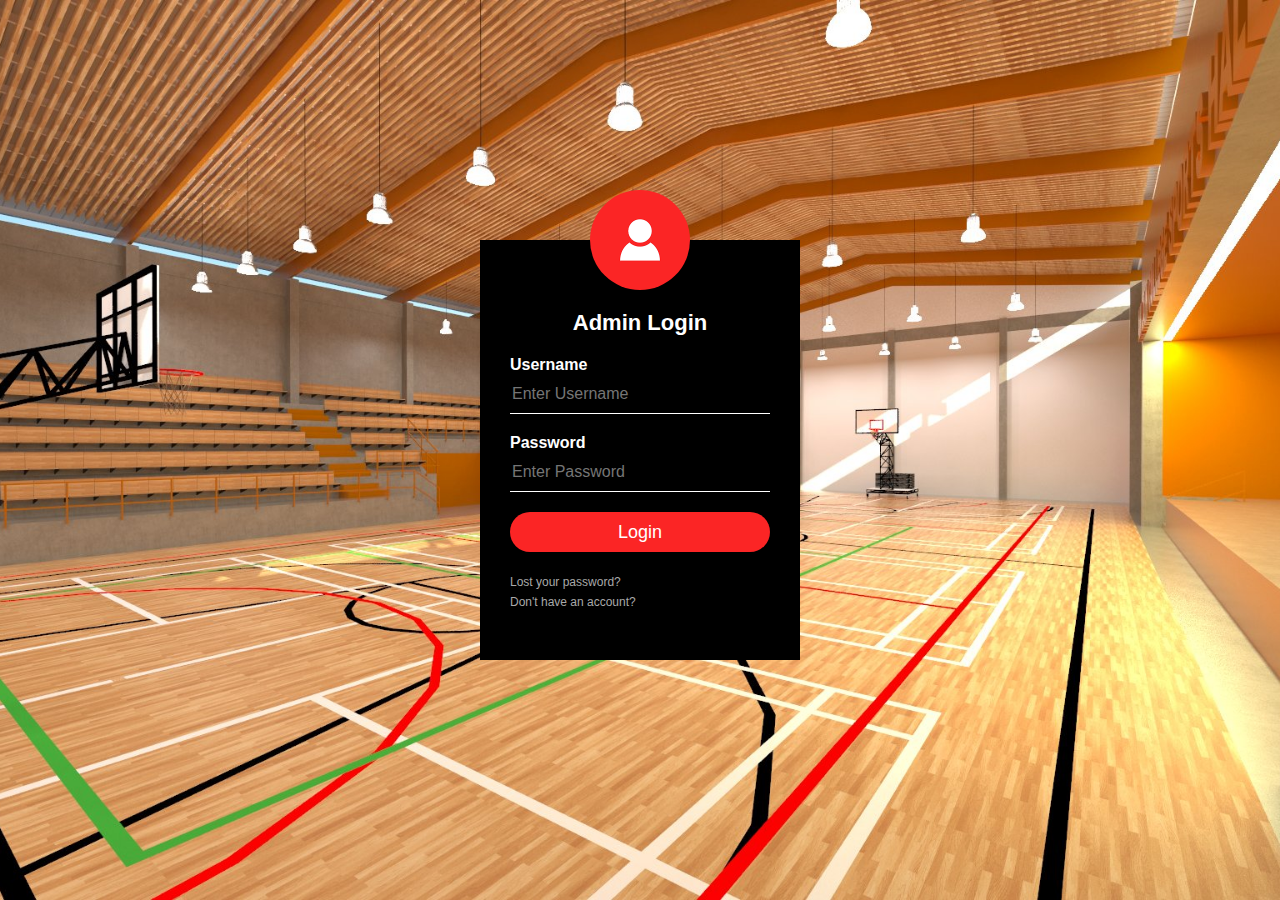
<file: index.html>
<html>
<head><style>
body{
    margin: 0;
    padding: 0;
    background: url(sportimg.jpg);
    background-size: cover;
    background-position: center;
    font-family: sans-serif;
}

.loginbox{
    width: 320px;
    height: 420px;
    background: #000;
    color: #fff;
    top: 50%;
    left: 50%;
    position: absolute;
    transform: translate(-50%,-50%);
    box-sizing: border-box;
    padding: 70px 30px;
}

.avatar{
    width: 100px;
    height: 100px;
    border-radius: 50%;
    position: absolute;
    top: -50px;
    left: calc(50% - 50px);
}

h1{
    margin: 0;
    padding: 0 0 20px;
    text-align: center;
    font-size: 22px;
}

.loginbox p{
    margin: 0;
    padding: 0;
    font-weight: bold;
}

.loginbox input{
    width: 100%;
    margin-bottom: 20px;
}

.loginbox input[type="text"], input[type="password"]
{
    border: none;
    border-bottom: 1px solid #fff;
    background: transparent;
    outline: none;
    height: 40px;
    color: #fff;
    font-size: 16px;
}
.loginbox input[type="submit"]
{
    border: none;
    outline: none;
    height: 40px;
    background: #fb2525;
    color: #fff;
    font-size: 18px;
    border-radius: 20px;
}
.loginbox input[type="submit"]:hover
{
    cursor: pointer;
    background: #ffc107;
    color: #000;
}
.loginbox a{
    text-decoration: none;
    font-size: 12px;
    line-height: 20px;
    color: darkgrey;
}

.loginbox a:hover
{
    color: #ffc107;
}
</style></head>
<body>
    <div class="loginbox">
    <img src="avatar.png" class="avatar">
        <h1>Admin Login</h1>
        <form name=f method=post action=http://localhost/PROJECT/welcome.php>
            <p>Username</p>
            <input type="text" name="uname" placeholder="Enter Username">
            <p>Password</p>
            <input type="password" name="pwd" placeholder="Enter Password">
            <input type="submit" value="Login">
            <a href="#">Lost your password?</a><br>
            <a href="#">Don't have an account?</a>
        </form>
        
    </div>

</body>
</head>
</html>
</file>
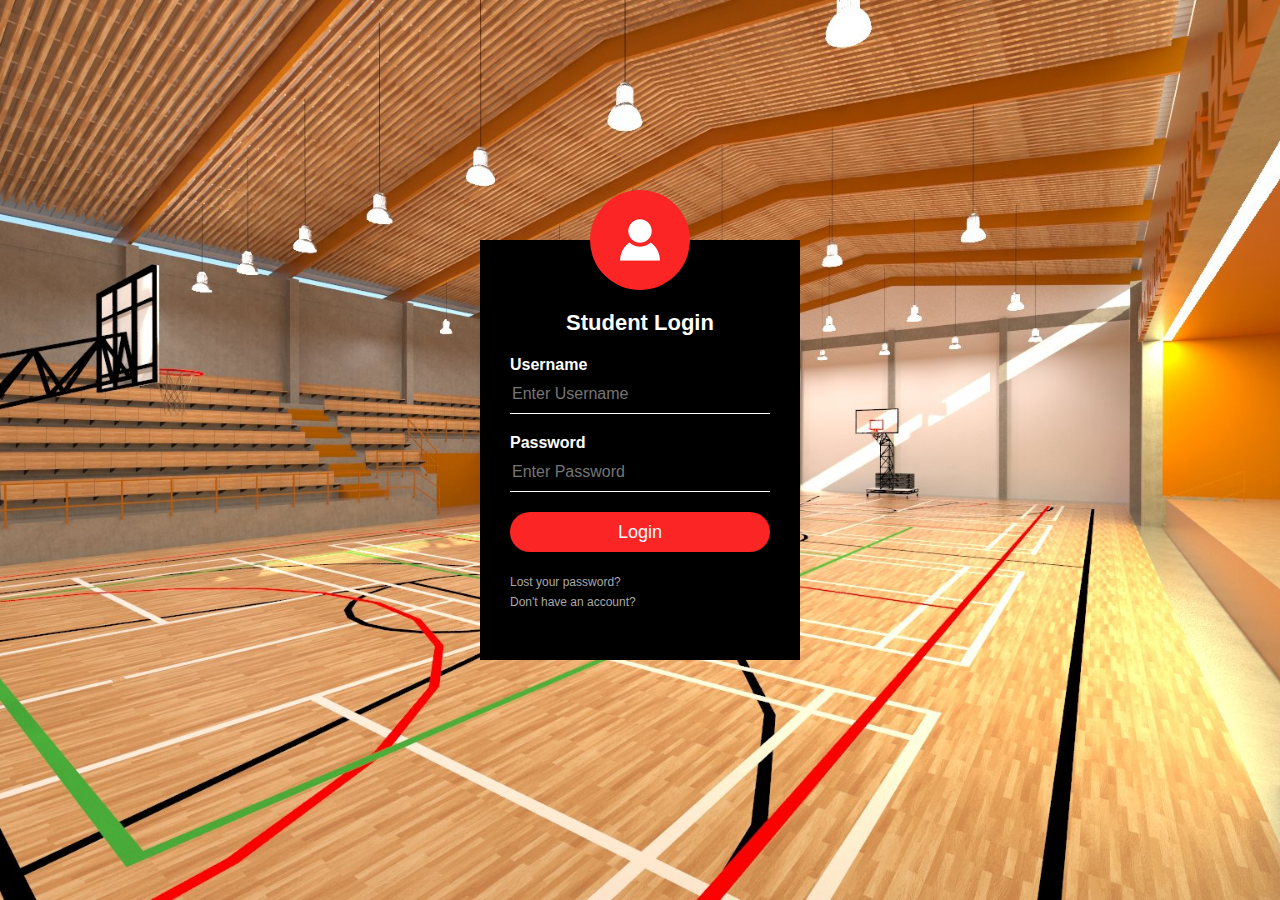
<file: stud_index.html>
<html>
<head><style>
body{
    margin: 0;
    padding: 0;
    background: url(sportimg.jpg);
    background-size: cover;
    background-position: center;
    font-family: sans-serif;
}

.loginbox{
    width: 320px;
    height: 420px;
    background: #000;
    color: #fff;
    top: 50%;
    left: 50%;
    position: absolute;
    transform: translate(-50%,-50%);
    box-sizing: border-box;
    padding: 70px 30px;
}

.avatar{
    width: 100px;
    height: 100px;
    border-radius: 50%;
    position: absolute;
    top: -50px;
    left: calc(50% - 50px);
}

h1{
    margin: 0;
    padding: 0 0 20px;
    text-align: center;
    font-size: 22px;
}

.loginbox p{
    margin: 0;
    padding: 0;
    font-weight: bold;
}

.loginbox input{
    width: 100%;
    margin-bottom: 20px;
}

.loginbox input[type="text"], input[type="password"]
{
    border: none;
    border-bottom: 1px solid #fff;
    background: transparent;
    outline: none;
    height: 40px;
    color: #fff;
    font-size: 16px;
}
.loginbox input[type="submit"]
{
    border: none;
    outline: none;
    height: 40px;
    background: #fb2525;
    color: #fff;
    font-size: 18px;
    border-radius: 20px;
}
.loginbox input[type="submit"]:hover
{
    cursor: pointer;
    background: #ffc107;
    color: #000;
}
.loginbox a{
    text-decoration: none;
    font-size: 12px;
    line-height: 20px;
    color: darkgrey;
}

.loginbox a:hover
{
    color: #ffc107;
}
</style></head>
<body>
    <div class="loginbox">
    <img src="avatar.png" class="avatar">
        <h1>Student Login</h1>
        <form name=f method=post action=http://localhost/PROJECT/s_welcome.php>
            <p>Username</p>
            <input type="text" name="username" placeholder="Enter Username">
            <p>Password</p>
            <input type="password" name="pwd" placeholder="Enter Password">
            <input type="submit" name="login_btn" value="Login">
            <a href="#">Lost your password?</a><br>
            <a href="signup.php">Don't have an account?</a>
                   </form>
        
    </div>

</body>
</head>
</html>
</file>
